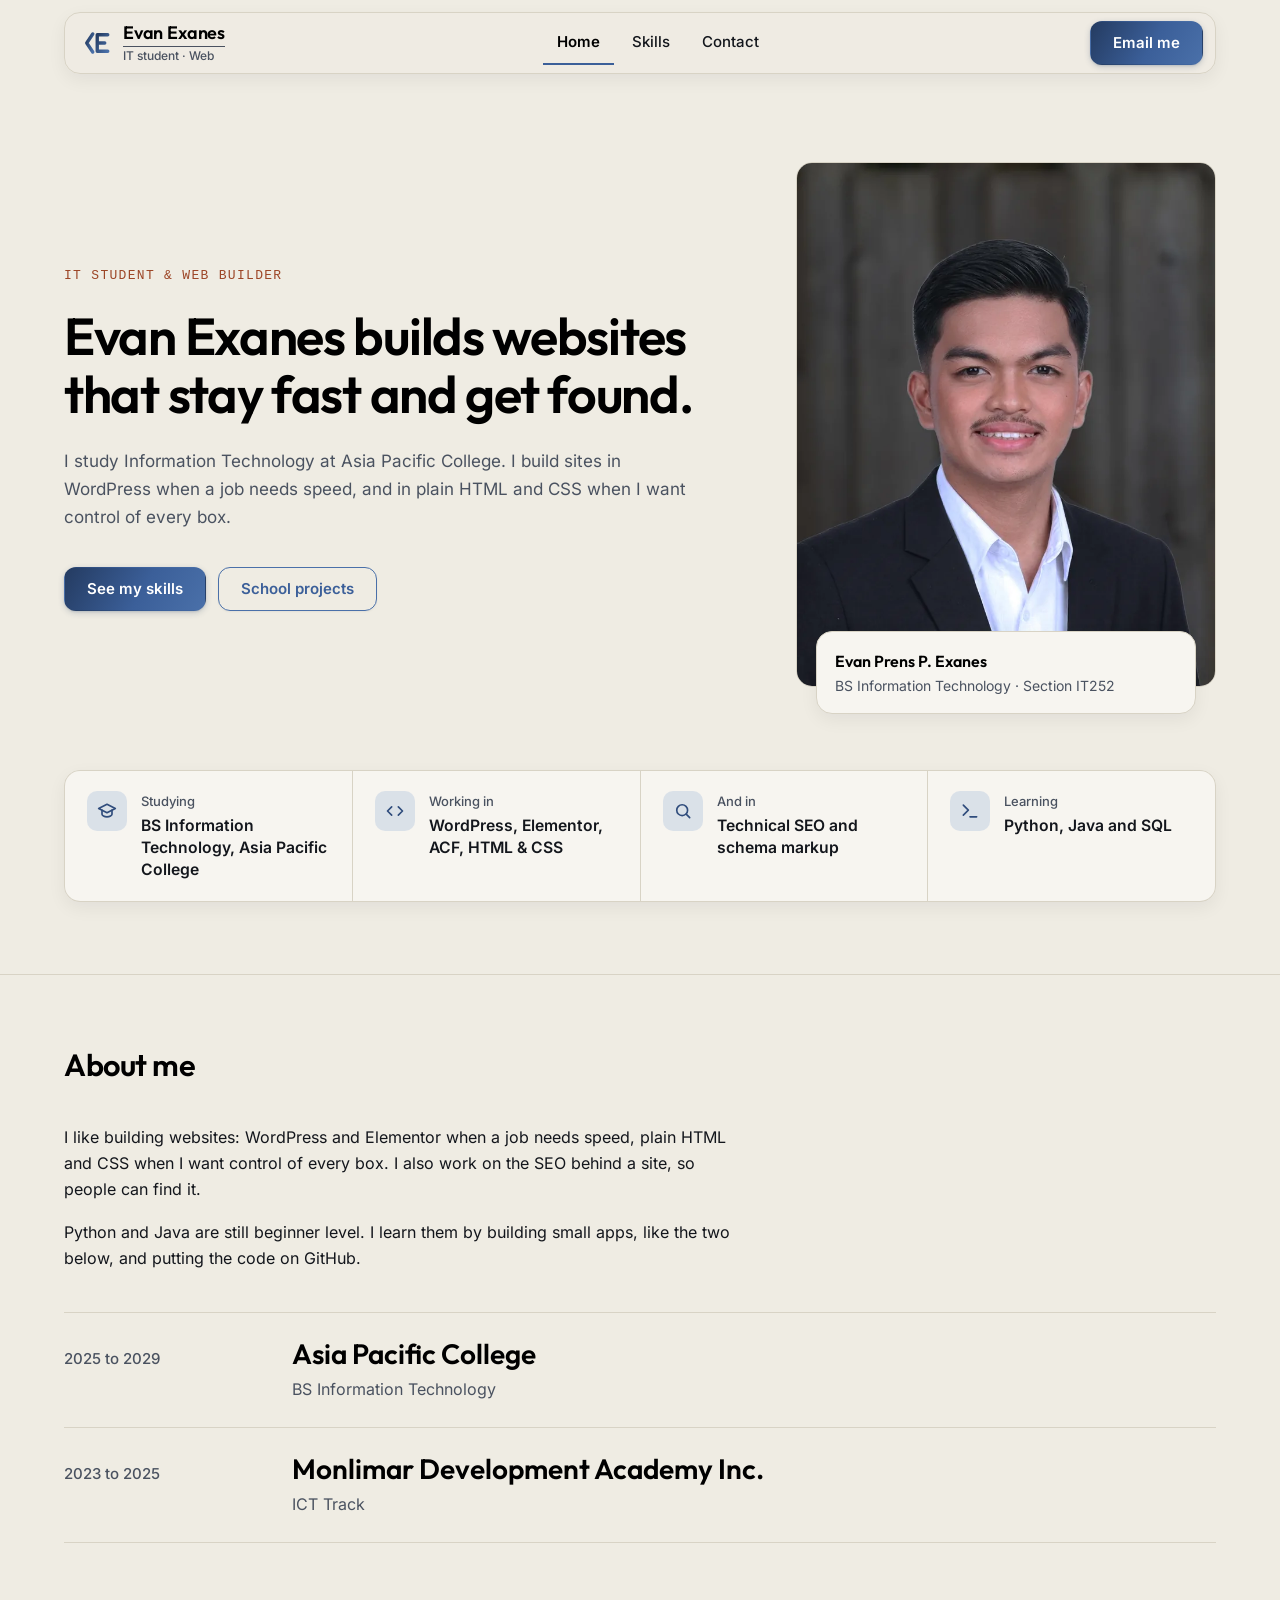
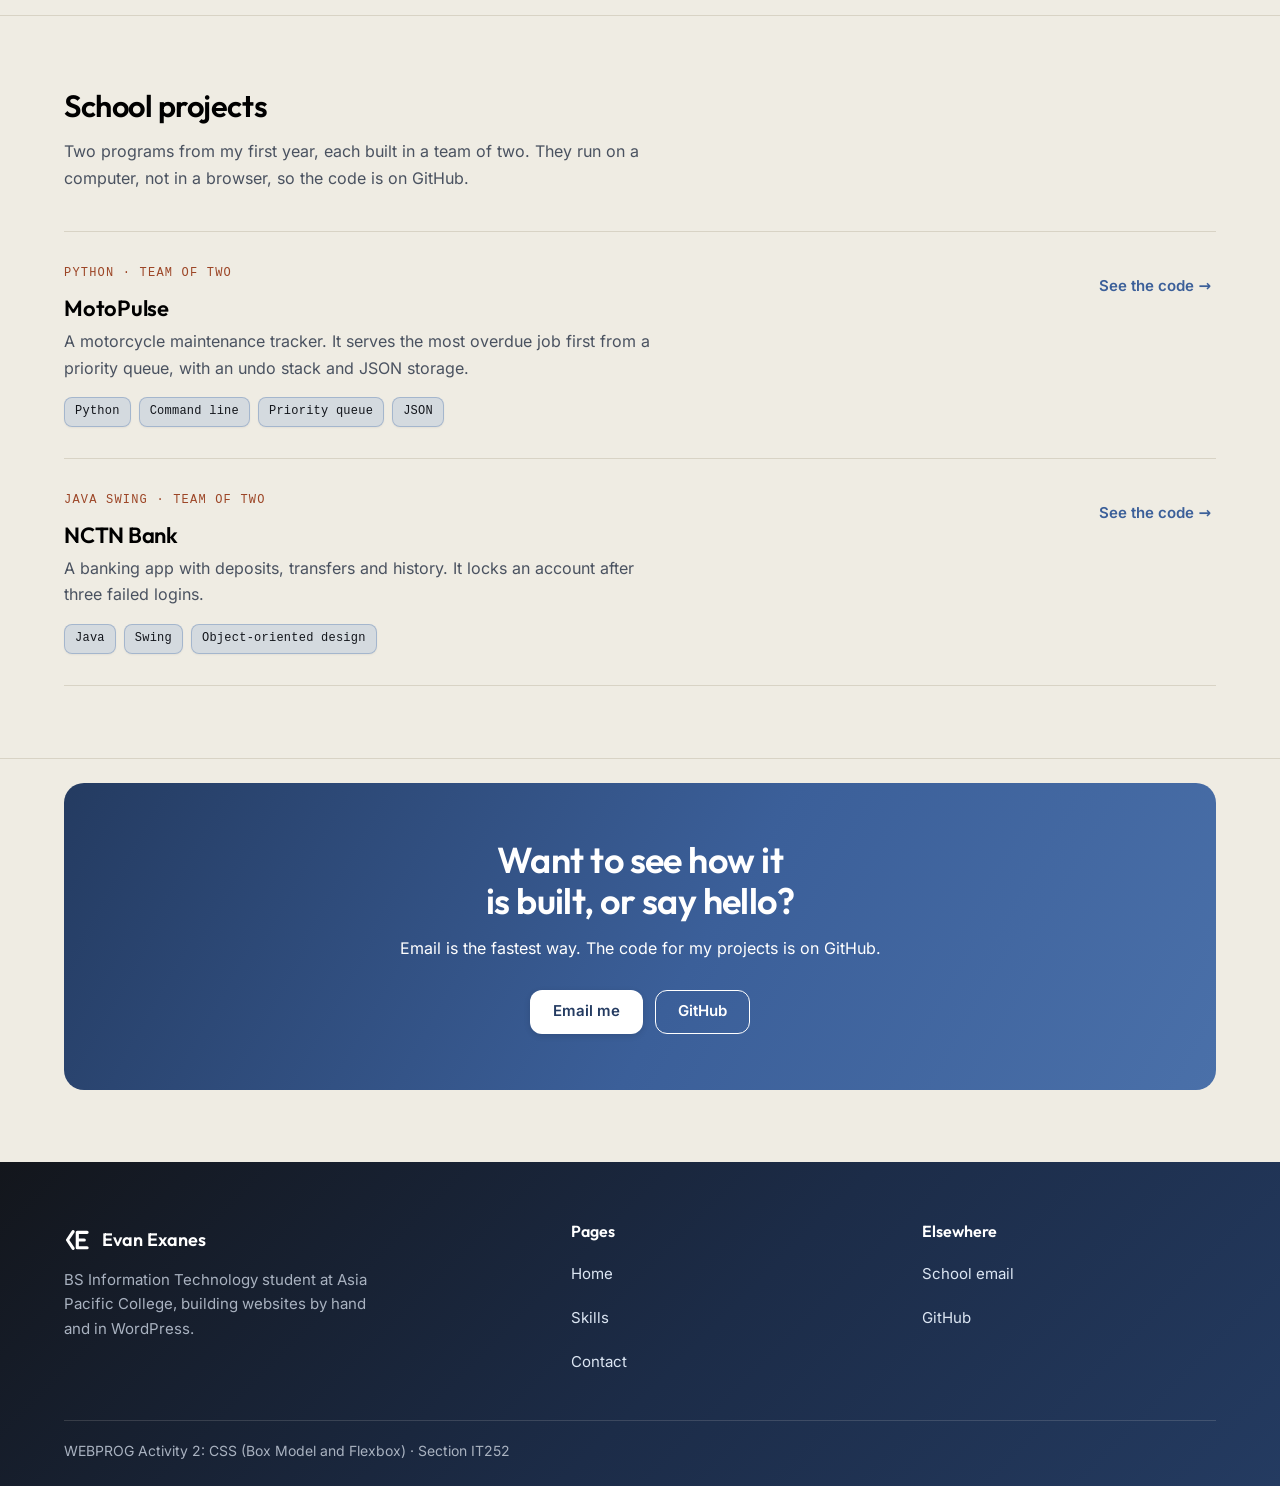
<file: index.html>
<!doctype html>
<!--
Program name: index.html
Description: Home page of the three-page profile site for WEBPROG Activity 2.
   Introduces Evan, lists school projects and links to the Skills and Contact pages.
   Uses the shared stylesheet plus one inline style attribute.
Author: Exanes, Evan Prens
Date Compiled: 11/06/2026
======================================================================
Date           Description                      Programmer name
======================================================================
11/06/2026     Initial Implementation           EPPE
11/09/2026     Added file header                EPPE
11/09/2026     Added section comments           EPPE
======================================================================
-->
<html lang="en">
<head>
  <meta charset="utf-8">
  <meta name="viewport" content="width=device-width, initial-scale=1">
  <title>Evan Exanes | Home</title>
  <link rel="icon" href="images/logo-mark.svg" type="image/svg+xml">
  <link rel="stylesheet" href="style.css">
</head>
<body>
  <div class="page">
    <!-- Site header: logo and the three main links. -->
    <header class="site-header">
      <div class="header-inner">
        <a class="wordmark" href="index.html">
          <img class="logo-mark" src="images/logo-mark.svg" alt="" width="30" height="30">
          <span class="wordmark-text"><span class="wordmark-name">Evan Exanes</span><span class="wordmark-sub">IT student · Web</span></span>
        </a>
        <!-- Main navigation. aria-current marks the page you are on. -->
        <nav class="site-nav" aria-label="Main">
          <a href="index.html" aria-current="page">Home</a>
          <a href="skills.html">Skills</a>
          <a href="contact.html">Contact</a>
        </nav>
        <a class="btn btn-primary" href="mailto:epexanes@student.apc.edu.ph">Email me</a>
      </div>
    </header>

    <!-- Main content of the page. -->
    <main>
      <!-- Hero: role, headline, short introduction and two buttons, beside the portrait card. -->
      <section class="hero" aria-labelledby="headline">
        <div class="container">
          <div class="hero-row">
            <div class="hero-copy">
              <p class="hero-role">IT student &amp; web builder</p>
              <h1 class="hero-intro" id="headline">Evan Exanes builds websites that stay fast and get found.</h1>
              <p class="hero-support">I study Information Technology at Asia Pacific College. I build sites in WordPress when a job needs speed, and in plain HTML and CSS when I want control of every box.</p>
              <div class="hero-actions">
                <a class="btn btn-primary" href="skills.html">See my skills</a>
                <a class="btn btn-secondary" href="#projects">School projects</a>
              </div>
            </div>
            <!-- Portrait with a name card laid over it. -->
            <figure class="hero-visual">
              <img class="portrait-img" src="images/evan-exanes-portrait-720.webp" width="720" height="900" alt="Evan Exanes in a dark blazer and white shirt, smiling at the camera">
              <figcaption class="portrait-card">
                <p class="portrait-name">Evan Prens P. Exanes</p>
                <p class="portrait-role">BS Information Technology · Section IT252</p>
              </figcaption>
            </figure>
          </div>

          <dl class="hero-meta">
            <div>
              <dt>Studying</dt>
              <dd>BS Information Technology, Asia Pacific College</dd>
            </div>
            <div>
              <dt>Working in</dt>
              <dd>WordPress, Elementor, ACF, HTML &amp; CSS</dd>
            </div>
            <div>
              <dt>And in</dt>
              <dd>Technical SEO and schema markup</dd>
            </div>
            <div>
              <dt>Learning</dt>
              <dd>Python, Java and SQL</dd>
            </div>
          </dl>
        </div>
      </section>

      <!-- About me: a short introduction and the education list. -->
      <section class="section" aria-labelledby="about">
        <div class="container">
          <div class="section-head">
            <h2 class="section-title" id="about">About me</h2>
          </div>
          <div class="prose">
            <p>I like building websites: WordPress and Elementor when a job needs speed, plain HTML and CSS when I want control of every box. I also work on the SEO behind a site, so people can find it.</p>
            <p>Python and Java are still beginner level. I learn them by building small apps, like the two below, and putting the code on GitHub.</p>
          </div>
          <!-- Education: one row per school, with the years on the left. -->
          <ul class="edu-list">
            <li class="edu-row">
              <span class="edu-when">2025 to 2029</span>
              <div class="edu-what">
                <p class="edu-school">Asia Pacific College</p>
                <p class="edu-degree">BS Information Technology</p>
              </div>
            </li>
            <li class="edu-row">
              <span class="edu-when">2023 to 2025</span>
              <div class="edu-what">
                <p class="edu-school">Monlimar Development Academy Inc.</p>
                <p class="edu-degree">ICT Track</p>
              </div>
            </li>
          </ul>
        </div>
      </section>

      <!-- School projects: one row per project, with the tools used as tags. The School projects button above jumps here. -->
      <section class="section" id="projects" aria-labelledby="projects-title">
        <div class="container">
          <div class="section-head">
            <h2 class="section-title" id="projects-title">School projects</h2>
            <p class="section-lede">Two programs from my first year, each built in a team of two. They run on a computer, not in a browser, so the code is on GitHub.</p>
          </div>
          <div class="work-list">
            <article class="work-item">
              <div class="work-body">
                <p class="work-tag">Python · team of two</p>
                <h3 class="work-title">MotoPulse</h3>
                <p class="work-summary">A motorcycle maintenance tracker. It serves the most overdue job first from a priority queue, with an undo stack and JSON storage.</p>
                <ul class="stack">
                  <li>Python</li><li>Command line</li><li>Priority queue</li><li>JSON</li>
                </ul>
              </div>
              <p class="work-action"><a class="btn btn-ghost" href="https://github.com/evanexanes">See the code →</a></p>
            </article>
            <article class="work-item">
              <div class="work-body">
                <p class="work-tag">Java Swing · team of two</p>
                <h3 class="work-title">NCTN Bank</h3>
                <p class="work-summary">A banking app with deposits, transfers and history. It locks an account after three failed logins.</p>
                <ul class="stack">
                  <li>Java</li><li>Swing</li><li>Object-oriented design</li>
                </ul>
              </div>
              <p class="work-action"><a class="btn btn-ghost" href="https://github.com/evanexanes">See the code →</a></p>
            </article>
          </div>
        </div>
      </section>

      <!-- Closing card with a prompt and two buttons. -->
      <section class="closing-cta" aria-labelledby="cta-title">
        <div class="container">
          <div class="cta-card">
            <!-- CSS type 3 of 3: inline. The style attribute below belongs to this heading only. -->
            <h2 class="cta-title" id="cta-title" style="max-width: 20ch;">Want to see how it is built, or say hello?</h2>
            <p class="cta-body">Email is the fastest way. The code for my projects is on GitHub.</p>
            <div class="cta-actions">
              <a class="btn btn-light" href="mailto:epexanes@student.apc.edu.ph">Email me</a>
              <a class="btn btn-outline-light" href="https://github.com/evanexanes">GitHub</a>
            </div>
          </div>
        </div>
      </section>
    </main>

    <!-- Site footer: short blurb, page links and contact links. -->
    <footer class="site-footer">
      <div class="container">
        <div class="footer-columns">
          <div class="footer-about">
            <p class="footer-brand"><img src="images/logo-mark-white.svg" alt="" width="28" height="28">Evan Exanes</p>
            <p class="footer-blurb">BS Information Technology student at Asia Pacific College, building websites by hand and in WordPress.</p>
          </div>
          <nav class="footer-col" aria-label="Footer">
            <p class="footer-heading">Pages</p>
            <div class="footer-links">
              <a href="index.html">Home</a>
              <a href="skills.html">Skills</a>
              <a href="contact.html">Contact</a>
            </div>
          </nav>
          <div class="footer-col">
            <p class="footer-heading">Elsewhere</p>
            <div class="footer-links">
              <a href="mailto:epexanes@student.apc.edu.ph">School email</a>
              <a href="https://github.com/evanexanes">GitHub</a>
            </div>
          </div>
        </div>
        <div class="footer-bottom">
          <p>WEBPROG Activity 2: CSS (Box Model and Flexbox) · Section IT252</p>
        </div>
      </div>
    </footer>
  </div>
</body>
</html>
</file>
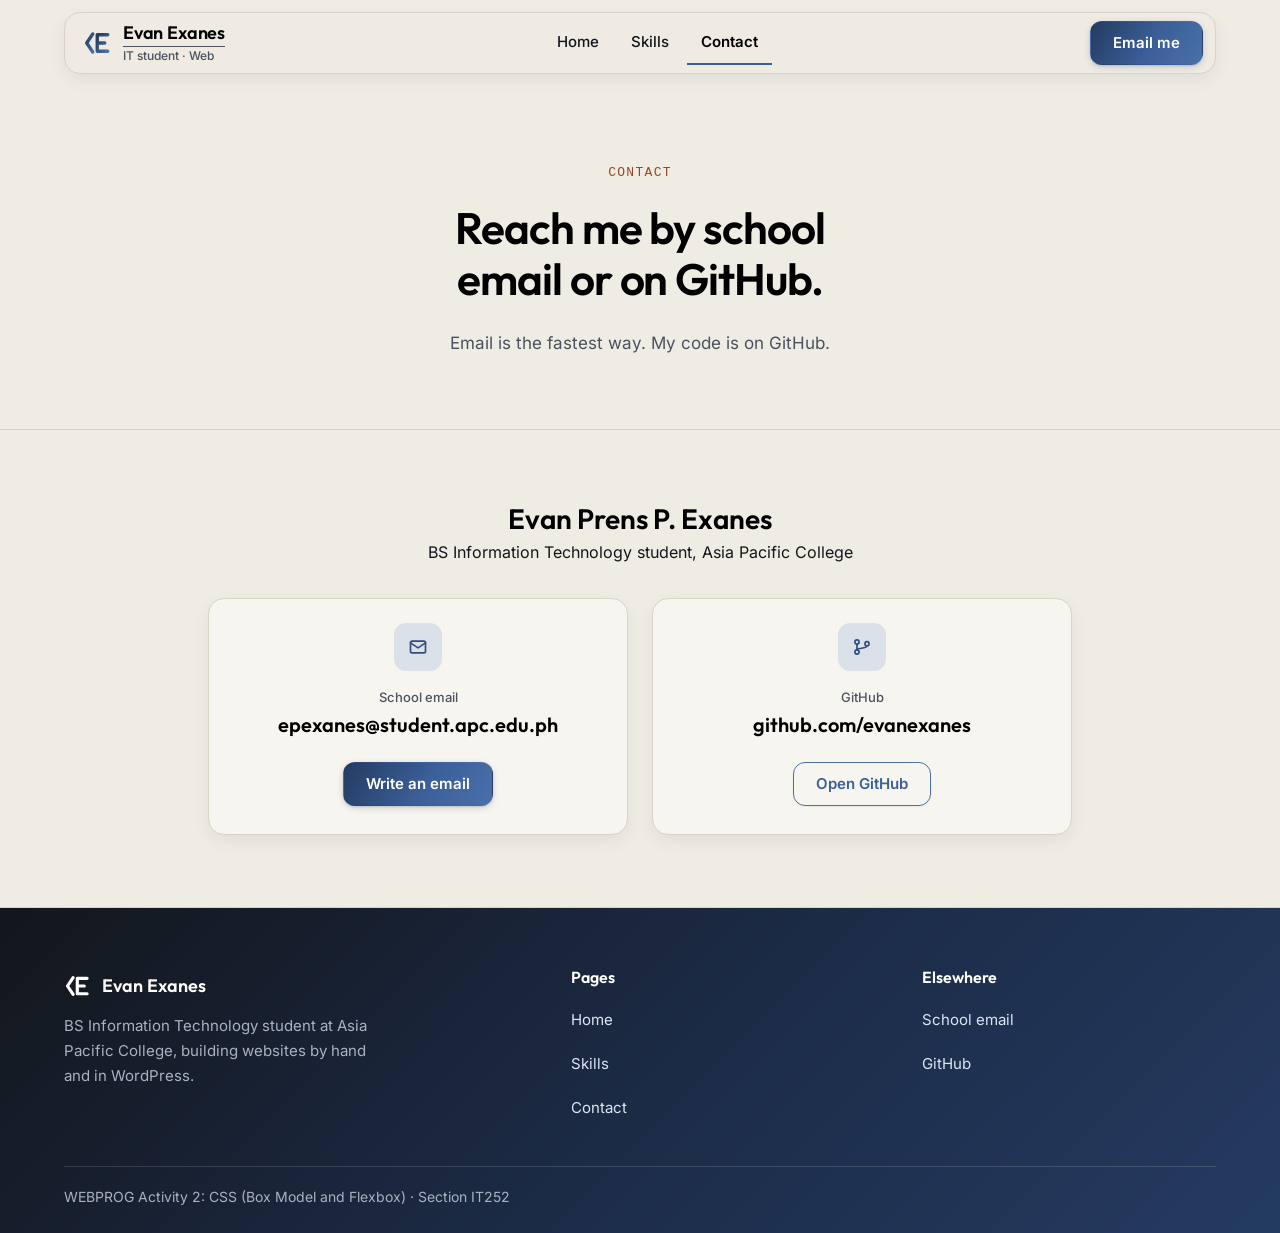
<file: contact.html>
<!doctype html>
<!--
Program name: contact.html
Description: Contact page of the profile site. Gives the school email and the GitHub
   link. Uses inline style attributes on top of the shared stylesheet.
Author: Exanes, Evan Prens
Date Compiled: 11/06/2026
======================================================================
Date           Description                      Programmer name
======================================================================
11/06/2026     Initial Implementation           EPPE
11/09/2026     Added file header                EPPE
11/09/2026     Added section comments           EPPE
======================================================================
-->
<html lang="en">
<head>
  <meta charset="utf-8">
  <meta name="viewport" content="width=device-width, initial-scale=1">
  <title>Evan Exanes | Contact</title>
  <link rel="icon" href="images/logo-mark.svg" type="image/svg+xml">
  <link rel="stylesheet" href="style.css">
</head>
<body>
  <div class="page">
    <!-- Site header: logo and the three main links. -->
    <header class="site-header">
      <div class="header-inner">
        <a class="wordmark" href="index.html">
          <img class="logo-mark" src="images/logo-mark.svg" alt="" width="30" height="30">
          <span class="wordmark-text"><span class="wordmark-name">Evan Exanes</span><span class="wordmark-sub">IT student · Web</span></span>
        </a>
        <!-- Main navigation. aria-current marks the page you are on. -->
        <nav class="site-nav" aria-label="Main">
          <a href="index.html">Home</a>
          <a href="skills.html">Skills</a>
          <a href="contact.html" aria-current="page">Contact</a>
        </nav>
        <a class="btn btn-primary" href="mailto:epexanes@student.apc.edu.ph">Email me</a>
      </div>
    </header>

    <!-- Main content of the page. -->
    <main>
      <!-- Page opening: headline for the contact page. -->
      <section class="hero hero-center" aria-labelledby="headline">
        <div class="container">
          <p class="hero-role">Contact</p>
          <h1 class="hero-intro hero-intro-sm" id="headline">Reach me by school email or on GitHub.</h1>
          <p class="hero-support">Email is the fastest way. My code is on GitHub.</p>
        </div>
      </section>

      <!-- Contact details: my name, then one tile per way to reach me, each with a button. -->
      <section class="section" aria-labelledby="contact-name">
        <div class="container">
          <!-- CSS type 3 of 3: inline. The three style attributes below belong to this block only. -->
          <h2 id="contact-name" style="margin: 0 0 4px; font-size: 1.75rem; line-height: 1.2; text-align: center;">Evan Prens P. Exanes</h2>
          <p style="margin: 0 0 32px; text-align: center;">BS Information Technology student, Asia Pacific College</p>
          <ul class="contact-tiles" style="margin: 0 auto; padding: 0; list-style: none;">
            <li class="contact-tile">
              <p class="tile-label">School email</p>
              <p class="tile-value">epexanes@student.apc.edu.ph</p>
              <a class="btn btn-primary" href="mailto:epexanes@student.apc.edu.ph">Write an email</a>
            </li>
            <li class="contact-tile">
              <p class="tile-label">GitHub</p>
              <p class="tile-value">github.com/evanexanes</p>
              <a class="btn btn-secondary" href="https://github.com/evanexanes">Open GitHub</a>
            </li>
          </ul>
        </div>
      </section>
    </main>

    <!-- Site footer: short blurb, page links and contact links. -->
    <footer class="site-footer">
      <div class="container">
        <div class="footer-columns">
          <div class="footer-about">
            <p class="footer-brand"><img src="images/logo-mark-white.svg" alt="" width="28" height="28">Evan Exanes</p>
            <p class="footer-blurb">BS Information Technology student at Asia Pacific College, building websites by hand and in WordPress.</p>
          </div>
          <nav class="footer-col" aria-label="Footer">
            <p class="footer-heading">Pages</p>
            <div class="footer-links">
              <a href="index.html">Home</a>
              <a href="skills.html">Skills</a>
              <a href="contact.html">Contact</a>
            </div>
          </nav>
          <div class="footer-col">
            <p class="footer-heading">Elsewhere</p>
            <div class="footer-links">
              <a href="mailto:epexanes@student.apc.edu.ph">School email</a>
              <a href="https://github.com/evanexanes">GitHub</a>
            </div>
          </div>
        </div>
        <div class="footer-bottom">
          <p>WEBPROG Activity 2: CSS (Box Model and Flexbox) · Section IT252</p>
        </div>
      </div>
    </footer>
  </div>
</body>
</html>
</file>
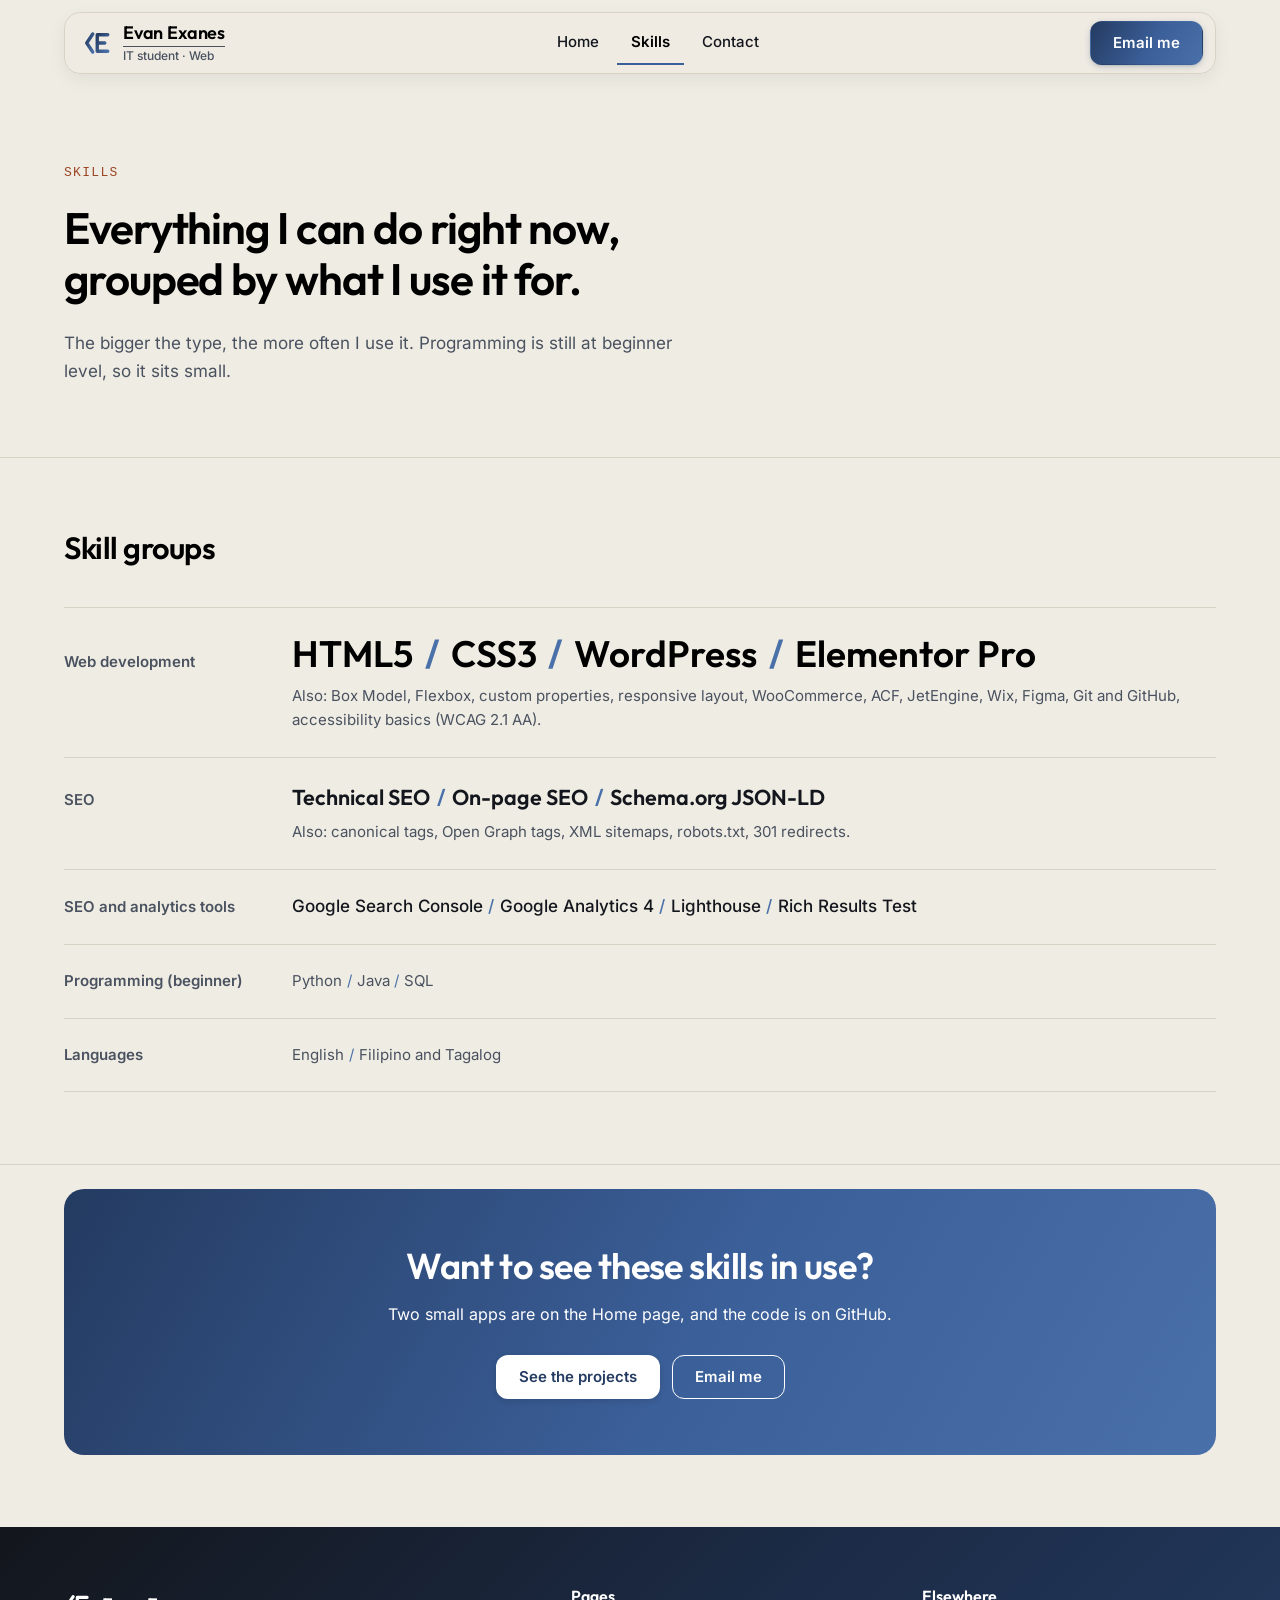
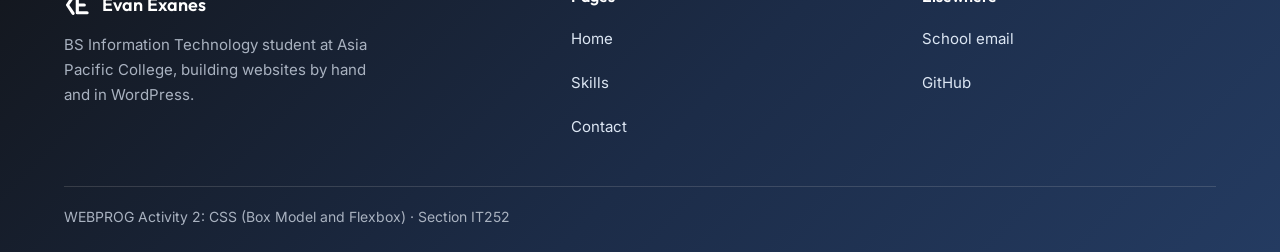
<file: skills.html>
<!doctype html>
<!--
Program name: skills.html
Description: Skills page of the profile site. Groups the skills by what each is used
   for. Holds the activity's internal CSS, a style block in the head, on top of the
   shared stylesheet.
Author: Exanes, Evan Prens
Date Compiled: 11/06/2026
======================================================================
Date           Description                      Programmer name
======================================================================
11/06/2026     Initial Implementation           EPPE
11/09/2026     Added file header                EPPE
11/09/2026     Added section comments           EPPE
======================================================================
-->
<html lang="en">
<head>
  <meta charset="utf-8">
  <meta name="viewport" content="width=device-width, initial-scale=1">
  <title>Evan Exanes | Skills</title>
  <link rel="icon" href="images/logo-mark.svg" type="image/svg+xml">
  <link rel="stylesheet" href="style.css">
  <style>
    /* CSS type 2 of 3: internal. Only this page has the skills ledger, so its type scale lives here. */
    .tools-daily {
      color: var(--black);
      font-family: var(--font-display);
      font-size: clamp(1.5rem, 1rem + 2.2vw, 2.3rem);
      font-weight: 600;
      line-height: 1.2;
    }

    .tools-search {
      color: var(--ink);
      font-family: var(--font-display);
      font-size: 1.35rem;
      font-weight: 600;
      line-height: 1.4;
    }

    .tools-comfort {
      color: var(--ink);
      font-size: 1.0625rem;
      font-weight: 500;
      line-height: 1.5;
    }

    .tools-learning {
      color: var(--slate);
      font-size: 0.9375rem;
      line-height: 1.5;
    }

    .ledger-note {
      margin: 8px 0 0;
      color: var(--slate);
      font-size: 0.9375rem;
    }
  </style>
</head>
<body>
  <div class="page">
    <!-- Site header: logo and the three main links. -->
    <header class="site-header">
      <div class="header-inner">
        <a class="wordmark" href="index.html">
          <img class="logo-mark" src="images/logo-mark.svg" alt="" width="30" height="30">
          <span class="wordmark-text"><span class="wordmark-name">Evan Exanes</span><span class="wordmark-sub">IT student · Web</span></span>
        </a>
        <!-- Main navigation. aria-current marks the page you are on. -->
        <nav class="site-nav" aria-label="Main">
          <a href="index.html">Home</a>
          <a href="skills.html" aria-current="page">Skills</a>
          <a href="contact.html">Contact</a>
        </nav>
        <a class="btn btn-primary" href="mailto:epexanes@student.apc.edu.ph">Email me</a>
      </div>
    </header>

    <!-- Main content of the page. -->
    <main>
      <!-- Page opening: headline for the skills page. -->
      <section class="hero" aria-labelledby="headline">
        <div class="container">
          <p class="hero-role">Skills</p>
          <h1 class="hero-intro hero-intro-sm" id="headline">Everything I can do right now, grouped by what I use it for.</h1>
          <p class="hero-support">The bigger the type, the more often I use it. Programming is still at beginner level, so it sits small.</p>
        </div>
      </section>

      <!-- Skill groups: a ledger with one row per group and the tools listed beside it. -->
      <section class="section" aria-labelledby="groups">
        <div class="container">
          <div class="section-head">
            <h2 class="section-title" id="groups">Skill groups</h2>
          </div>
          <div class="ledger">
            <div class="ledger-row">
              <h3>Web development</h3>
              <div class="ledger-body">
                <ul class="tools tools-daily">
                  <li>HTML5</li>
                  <li>CSS3</li>
                  <li>WordPress</li>
                  <li>Elementor Pro</li>
                </ul>
                <p class="ledger-note">Also: Box Model, Flexbox, custom properties, responsive layout, WooCommerce, ACF, JetEngine, Wix, Figma, Git and GitHub, accessibility basics (WCAG 2.1 AA).</p>
              </div>
            </div>
            <div class="ledger-row">
              <h3>SEO</h3>
              <div class="ledger-body">
                <ul class="tools tools-search">
                  <li>Technical SEO</li>
                  <li>On-page SEO</li>
                  <li>Schema.org JSON-LD</li>
                </ul>
                <p class="ledger-note">Also: canonical tags, Open Graph tags, XML sitemaps, robots.txt, 301 redirects.</p>
              </div>
            </div>
            <div class="ledger-row">
              <h3>SEO and analytics tools</h3>
              <div class="ledger-body">
                <ul class="tools tools-comfort">
                  <li>Google Search Console</li>
                  <li>Google Analytics 4</li>
                  <li>Lighthouse</li>
                  <li>Rich Results Test</li>
                </ul>
              </div>
            </div>
            <div class="ledger-row">
              <h3>Programming (beginner)</h3>
              <div class="ledger-body">
                <ul class="tools tools-learning">
                  <li>Python</li>
                  <li>Java</li>
                  <li>SQL</li>
                </ul>
              </div>
            </div>
            <div class="ledger-row">
              <h3>Languages</h3>
              <div class="ledger-body">
                <ul class="tools tools-learning">
                  <li>English</li>
                  <li>Filipino and Tagalog</li>
                </ul>
              </div>
            </div>
          </div>
        </div>
      </section>

      <!-- Closing card with a prompt and two buttons. -->
      <section class="closing-cta" aria-labelledby="cta-title">
        <div class="container">
          <div class="cta-card">
            <h2 class="cta-title" id="cta-title">Want to see these skills in use?</h2>
            <p class="cta-body">Two small apps are on the Home page, and the code is on GitHub.</p>
            <div class="cta-actions">
              <a class="btn btn-light" href="index.html#projects">See the projects</a>
              <a class="btn btn-outline-light" href="mailto:epexanes@student.apc.edu.ph">Email me</a>
            </div>
          </div>
        </div>
      </section>
    </main>

    <!-- Site footer: short blurb, page links and contact links. -->
    <footer class="site-footer">
      <div class="container">
        <div class="footer-columns">
          <div class="footer-about">
            <p class="footer-brand"><img src="images/logo-mark-white.svg" alt="" width="28" height="28">Evan Exanes</p>
            <p class="footer-blurb">BS Information Technology student at Asia Pacific College, building websites by hand and in WordPress.</p>
          </div>
          <nav class="footer-col" aria-label="Footer">
            <p class="footer-heading">Pages</p>
            <div class="footer-links">
              <a href="index.html">Home</a>
              <a href="skills.html">Skills</a>
              <a href="contact.html">Contact</a>
            </div>
          </nav>
          <div class="footer-col">
            <p class="footer-heading">Elsewhere</p>
            <div class="footer-links">
              <a href="mailto:epexanes@student.apc.edu.ph">School email</a>
              <a href="https://github.com/evanexanes">GitHub</a>
            </div>
          </div>
        </div>
        <div class="footer-bottom">
          <p>WEBPROG Activity 2: CSS (Box Model and Flexbox) · Section IT252</p>
        </div>
      </div>
    </footer>
  </div>
</body>
</html>
</file>
<file: style.css>
/*
Program name: style.css
Description: External stylesheet shared by all three pages. Lays everything out with
   the Box Model and Flexbox (flex-wrap, clamp(), min-width: 0), with no Grid and no
   media queries.
Author: Exanes, Evan Prens
Date Compiled: 11/06/2026
======================================================================
Date           Description                      Programmer name
======================================================================
11/06/2026     Initial Implementation           EPPE
11/09/2026     Added file header                EPPE
======================================================================
*/

/* CSS type 1 of 3: external. Linked from index.html, skills.html and contact.html. */

/* Fonts load from the fonts folder, so nothing is fetched from the internet. */
@font-face {
  font-family: "Inter";
  font-style: normal;
  font-weight: 400 600;
  font-display: swap;
  src: url("fonts/inter-latin.woff2") format("woff2");
}

@font-face {
  font-family: "Outfit";
  font-style: normal;
  font-weight: 400 700;
  font-display: swap;
  src: url("fonts/outfit-latin.woff2") format("woff2");
}

/* The design system of my live portfolio, kept as it is: a bone canvas, black Outfit headings, hairline rules, soft shadows, round corners, and the denim gradient only for the buttons, the closing card and the footer. */
:root {
  --bone: #efece3;
  --card: #f7f5f0;
  --rule: #d8d3c5;
  --rule-strong: #b9b2a0;
  --black: #000000;
  --ink: #13161c;
  --slate: #4a5260;
  --denim-brand: #4a70a9;
  --denim: #3b5f99;
  --denim-dark: #2f4c7c;
  --clay: #9c4526;
  --soft-blue: #8fabd4;
  --grad-brand: linear-gradient(120deg, #243b61 0%, #3b5f99 55%, #4a70a9 100%);
  --grad-footer: linear-gradient(135deg, #13161c 0%, #1c2c48 55%, #243b61 100%);
  --shadow-float: 0 6px 18px rgba(19, 22, 28, 0.06);
  --shadow-lift: 0 10px 24px rgba(19, 22, 28, 0.12);
  --font-display: "Outfit", ui-sans-serif, system-ui, -apple-system, "Segoe UI", sans-serif;
  --font-body: "Inter", ui-sans-serif, system-ui, -apple-system, "Segoe UI", sans-serif;
  --font-mono: ui-monospace, "SF Mono", "Cascadia Mono", "Roboto Mono", Menlo, monospace;
  --radius: 12px;
  --radius-sm: 8px;
  --radius-lg: 16px;
  --tap: 44px;
}

/* Padding and border count inside the width I set. */
*,
*::before,
*::after {
  box-sizing: border-box;
}

body {
  margin: 0;
  background: var(--bone);
  color: var(--ink);
  font-family: var(--font-body);
  font-size: 1rem;
  line-height: 1.65;
  -webkit-font-smoothing: antialiased;
}

/* A flex column keeps the footer at the bottom of short pages. */
.page {
  display: flex;
  flex-direction: column;
  min-height: 100vh;
}

main {
  flex: 1;
}

.container {
  width: 100%;
  max-width: 1200px;
  margin: 0 auto;
  padding: 0 24px;
}

h1,
h2,
h3 {
  margin: 0;
  color: var(--black);
  font-family: var(--font-display);
  font-weight: 600;
}

p {
  margin: 0 0 16px;
}

a {
  color: var(--denim);
}

a:hover {
  color: var(--denim-dark);
}

/* A link inside running text is underlined, so colour is not the only clue. */
main p a:not(.btn) {
  text-decoration: underline;
  text-underline-offset: 3px;
}

:focus-visible {
  outline: 3px solid var(--denim-brand);
  outline-offset: 2px;
  border-radius: var(--radius-sm);
}

/* Header: a floating bar with a hairline border, the logo on the left, three links, and one action on the right. It wraps on a phone. */
.site-header {
  padding-top: 12px;
}

.header-inner {
  display: flex;
  flex-wrap: wrap;
  align-items: center;
  justify-content: space-between;
  gap: 4px 24px;
  width: calc(100% - 48px);
  max-width: 1152px;
  margin: 0 auto;
  padding: 8px 12px 8px 18px;
  background: rgba(239, 236, 227, 0.92);
  border: 1px solid var(--rule);
  border-radius: var(--radius-lg);
  box-shadow: var(--shadow-float);
}

.wordmark {
  display: inline-flex;
  align-items: center;
  gap: 10px;
  min-height: var(--tap);
  color: var(--black);
  text-decoration: none;
}

.wordmark:hover {
  color: var(--black);
}

.logo-mark {
  flex: none;
  width: 30px;
  height: 30px;
}

.wordmark-text {
  display: flex;
  flex-direction: column;
  line-height: 1;
}

.wordmark-name {
  font-family: var(--font-display);
  font-size: 1.125rem;
  font-weight: 600;
  letter-spacing: -0.01em;
  white-space: nowrap;
}

/* The small line under the name has a hairline above it, like on the portfolio. */
.wordmark-sub {
  margin-top: 4px;
  padding-top: 3px;
  border-top: 1px solid currentColor;
  color: var(--slate);
  font-size: 0.75rem;
  font-weight: 500;
  white-space: nowrap;
}

.site-nav {
  display: flex;
  flex-wrap: wrap;
  align-items: center;
  gap: 4px;
}

.site-nav a {
  display: inline-flex;
  align-items: center;
  min-height: var(--tap);
  padding: 0 14px;
  border-bottom: 2px solid transparent;
  border-radius: 0;
  color: var(--ink);
  font-size: 0.9375rem;
  font-weight: 500;
  text-decoration: none;
}

.site-nav a:hover {
  border-bottom-color: var(--rule-strong);
  color: var(--black);
}

.site-nav a[aria-current="page"] {
  border-bottom-color: var(--denim);
  color: var(--black);
  font-weight: 600;
}

/* Buttons: 12px corners, no heavy border. The primary one carries the denim gradient. */
.btn {
  display: inline-flex;
  align-items: center;
  justify-content: center;
  gap: 8px;
  min-height: var(--tap);
  padding: 0 22px;
  border: 1px solid transparent;
  border-radius: var(--radius);
  font-family: var(--font-body);
  font-size: 0.9375rem;
  font-weight: 600;
  text-decoration: none;
  white-space: nowrap;
}

.btn:active {
  transform: translateY(1px);
}

.btn-primary {
  background-color: var(--denim-brand);
  background-image: var(--grad-brand);
  box-shadow: 0 2px 6px rgba(36, 59, 97, 0.2), 0 1px 2px rgba(36, 59, 97, 0.12);
  color: #ffffff;
}

.btn-primary:hover {
  color: #ffffff;
  box-shadow: 0 8px 18px rgba(36, 59, 97, 0.28);
}

.btn-secondary {
  background: transparent;
  border: 1.5px solid var(--denim-brand);
  box-shadow: 0 1px 2px rgba(19, 22, 28, 0.05);
  color: var(--denim);
}

.btn-secondary:hover {
  background: rgba(143, 171, 212, 0.18);
  border-color: var(--denim-dark);
  color: var(--denim-dark);
}

.btn-ghost {
  padding: 0 4px;
  background: transparent;
  color: var(--denim);
}

.btn-ghost:hover {
  color: var(--denim-dark);
  text-decoration: underline;
  text-underline-offset: 3px;
}

/* On the denim card the buttons are white and white-outlined. */
.btn-light {
  background: #ffffff;
  box-shadow: 0 2px 6px rgba(0, 0, 0, 0.12);
  color: #243b61;
}

.btn-light:hover {
  color: #243b61;
  box-shadow: 0 8px 18px rgba(0, 0, 0, 0.25);
}

.btn-outline-light {
  background: transparent;
  border: 1.5px solid #ffffff;
  color: #ffffff;
}

.btn-outline-light:hover {
  background: rgba(255, 255, 255, 0.08);
  color: #ffffff;
}

/* Hero: a small clay label, a medium headline, a slate paragraph, and the portrait in a card on the right. */
.hero {
  padding: clamp(48px, 8vw, 88px) 0 clamp(40px, 6vw, 72px);
  border-bottom: 1px solid var(--rule);
}

.hero-row {
  display: flex;
  flex-wrap: wrap;
  align-items: center;
  gap: 40px 56px;
}

.hero-copy {
  flex: 1.2 1 420px;
  min-width: 0;
}

.hero-visual {
  flex: 1 1 300px;
  min-width: 0;
  max-width: 420px;
  margin: 0 auto 0 0;
}

.hero-role {
  margin: 0 0 20px;
  color: var(--clay);
  font-family: var(--font-mono);
  font-size: 0.8125rem;
  letter-spacing: 0.1em;
  text-transform: uppercase;
}

.hero-intro {
  max-width: 20ch;
  font-size: clamp(2rem, 4.4vw, 3.25rem);
  letter-spacing: -0.025em;
  line-height: 1.12;
  text-wrap: balance;
}

/* The Contact page centres its opening. */
.hero-center {
  text-align: center;
}

.hero-center .hero-intro,
.hero-center .hero-support {
  margin-right: auto;
  margin-left: auto;
}

/* The inner pages open with a smaller headline. */
.hero-intro-sm {
  max-width: 22ch;
  font-size: clamp(1.875rem, 3.6vw, 2.75rem);
  line-height: 1.15;
}

.hero-support {
  max-width: 58ch;
  margin: 24px 0 0;
  color: var(--slate);
  font-size: 1.0625rem;
}

.hero-actions {
  display: flex;
  flex-wrap: wrap;
  gap: 12px;
  margin-top: 36px;
}

/* The portrait has a hairline border and round corners; the name card overlaps its bottom edge with a negative margin. */
.portrait-img {
  display: block;
  width: 100%;
  height: auto;
  aspect-ratio: 4 / 5;
  object-fit: cover;
  object-position: 50% 20%;
  background: var(--card);
  border: 1px solid var(--rule);
  border-radius: var(--radius-lg);
}

.portrait-card {
  position: relative;
  margin: -56px 20px 0;
  padding: 16px 18px;
  background: var(--card);
  border: 1px solid var(--rule);
  border-radius: var(--radius-lg);
  box-shadow: var(--shadow-float);
}

.portrait-name {
  margin: 0;
  color: var(--black);
  font-family: var(--font-display);
  font-weight: 600;
}

.portrait-role {
  margin: 0;
  color: var(--slate);
  font-size: 0.875rem;
}

/* Fact card: one raised card cut into cells. The 1px gap shows the card's rule colour, so the dividers stay right when the cells wrap. */
.hero-meta {
  display: flex;
  flex-wrap: wrap;
  gap: 1px;
  margin: 56px 0 0;
  overflow: hidden;
  background: var(--rule);
  border: 1px solid var(--rule);
  border-radius: var(--radius-lg);
  box-shadow: var(--shadow-float);
}

.hero-meta > div {
  position: relative;
  flex: 1 1 240px;
  min-width: 0;
  padding: 20px 22px 20px 76px;
  background: var(--card);
}

.hero-meta > div::before {
  content: "";
  position: absolute;
  top: 20px;
  left: 22px;
  width: 40px;
  height: 40px;
  background: rgba(143, 171, 212, 0.28);
  border-radius: 10px;
}

.hero-meta > div::after {
  content: "";
  position: absolute;
  top: 30px;
  left: 32px;
  width: 20px;
  height: 20px;
  background: var(--denim-dark);
  -webkit-mask: var(--icon) center / contain no-repeat;
  mask: var(--icon) center / contain no-repeat;
}

/* The four icons are masks, drawn in order: graduation cap, code, search, terminal. */
.hero-meta > div:nth-child(1) {
  --icon: url("data:image/svg+xml,%3Csvg xmlns='http://www.w3.org/2000/svg' viewBox='0 0 24 24' fill='none' stroke='black' stroke-width='2' stroke-linecap='round' stroke-linejoin='round'%3E%3Cpath d='M2 9l10-5 10 5-10 5z'/%3E%3Cpath d='M6 11v5c0 1.5 2.7 3 6 3s6-1.5 6-3v-5'/%3E%3C/svg%3E");
}

.hero-meta > div:nth-child(2) {
  --icon: url("data:image/svg+xml,%3Csvg xmlns='http://www.w3.org/2000/svg' viewBox='0 0 24 24' fill='none' stroke='black' stroke-width='2' stroke-linecap='round' stroke-linejoin='round'%3E%3Cpath d='M8 7l-5 5 5 5M16 7l5 5-5 5'/%3E%3C/svg%3E");
}

.hero-meta > div:nth-child(3) {
  --icon: url("data:image/svg+xml,%3Csvg xmlns='http://www.w3.org/2000/svg' viewBox='0 0 24 24' fill='none' stroke='black' stroke-width='2' stroke-linecap='round' stroke-linejoin='round'%3E%3Ccircle cx='11' cy='11' r='6.5'/%3E%3Cpath d='M20 20l-4.2-4.2'/%3E%3C/svg%3E");
}

.hero-meta > div:nth-child(4) {
  --icon: url("data:image/svg+xml,%3Csvg xmlns='http://www.w3.org/2000/svg' viewBox='0 0 24 24' fill='none' stroke='black' stroke-width='2' stroke-linecap='round' stroke-linejoin='round'%3E%3Cpath d='M4 17l6-6-6-6M12 19h8'/%3E%3C/svg%3E");
}

.hero-meta dt {
  color: var(--slate);
  font-size: 0.8125rem;
  font-weight: 500;
}

.hero-meta dd {
  margin: 2px 0 0;
  color: var(--ink);
  font-size: 0.98rem;
  font-weight: 600;
  line-height: 1.4;
}

.section {
  padding: clamp(48px, 7vw, 72px) 0;
  border-bottom: 1px solid var(--rule);
}

.section-head {
  margin: 0 0 40px;
}

.section-title {
  font-size: clamp(1.5rem, 2.4vw, 2rem);
  letter-spacing: -0.015em;
  line-height: 1.2;
}

.section-lede {
  max-width: 62ch;
  margin: 14px 0 0;
  color: var(--slate);
}

.prose {
  max-width: 68ch;
}

/* Work rows: text on the left, a quiet link on the right, a hairline between rows. A row turns into a raised card on hover and focus. */
.work-list {
  border-top: 1px solid var(--rule);
}

.work-item {
  position: relative;
  display: flex;
  flex-wrap: wrap;
  align-items: flex-start;
  justify-content: space-between;
  gap: 8px 32px;
  margin: 0 -16px;
  padding: 32px 16px;
  border-radius: var(--radius-lg);
}

.work-item::after {
  content: "";
  position: absolute;
  right: 16px;
  bottom: 0;
  left: 16px;
  height: 1px;
  background: var(--rule);
}

.work-item:hover,
.work-item:focus-within {
  background: var(--card);
  box-shadow: var(--shadow-lift);
}

.work-item:hover::after,
.work-item:focus-within::after {
  opacity: 0;
}

.work-body {
  flex: 1 1 380px;
  min-width: 0;
}

.work-tag {
  margin: 0 0 6px;
  color: var(--clay);
  font-family: var(--font-mono);
  font-size: 0.75rem;
  letter-spacing: 0.1em;
  text-transform: uppercase;
}

.work-title {
  margin-bottom: 2px;
  font-size: 1.375rem;
  letter-spacing: -0.01em;
}

.work-summary {
  max-width: 60ch;
  margin: 0;
  color: var(--slate);
}

.work-action {
  display: flex;
  align-items: center;
  min-height: var(--tap);
  margin: 0;
}

/* Stack tags: mono chips with a soft blue fill and ink text. */
.stack {
  display: flex;
  flex-wrap: wrap;
  gap: 8px;
  margin: 16px 0 0;
  padding: 0;
  list-style: none;
}

.stack li {
  padding: 4px 10px;
  background: rgba(143, 171, 212, 0.28);
  border: 1px solid rgba(74, 112, 169, 0.34);
  border-radius: var(--radius-sm);
  box-shadow: 0 1px 2px rgba(19, 22, 28, 0.05);
  color: var(--ink);
  font-family: var(--font-mono);
  font-size: 0.75rem;
  letter-spacing: 0.02em;
}

/* Education rows: the school name is the biggest text in its row. */
.edu-list {
  margin: 40px 0 0;
  padding: 0;
  border-top: 1px solid var(--rule);
  list-style: none;
}

.edu-row {
  display: flex;
  flex-wrap: wrap;
  align-items: baseline;
  gap: 4px 28px;
  padding: 24px 0;
  border-bottom: 1px solid var(--rule);
}

.edu-when {
  flex: 0 0 200px;
  color: var(--slate);
  font-size: 0.9375rem;
  font-weight: 500;
}

.edu-what {
  flex: 1 1 320px;
  min-width: 0;
}

.edu-school {
  margin: 0;
  color: var(--black);
  font-family: var(--font-display);
  font-size: clamp(1.25rem, 1rem + 1.2vw, 1.75rem);
  font-weight: 600;
  line-height: 1.2;
}

.edu-degree {
  margin: 6px 0 0;
  color: var(--slate);
}

/* Skills ledger: a label on the left, the tools on the right. How big the type is shows how often I use the tool. */
.ledger {
  border-top: 1px solid var(--rule);
}

.ledger-row {
  display: flex;
  flex-wrap: wrap;
  align-items: baseline;
  gap: 8px 28px;
  padding: 24px 0;
  border-bottom: 1px solid var(--rule);
}

.ledger-row h3 {
  flex: 0 0 200px;
  color: var(--slate);
  font-family: var(--font-body);
  font-size: 0.9375rem;
}

.ledger-body {
  flex: 1 1 320px;
  min-width: 0;
}

.tools {
  display: flex;
  flex-wrap: wrap;
  margin: 0;
  padding: 0;
  list-style: none;
}

.tools li:not(:last-child)::after {
  content: "/";
  padding-inline: 0.32em;
  color: var(--denim-brand);
}

/* Contact tiles: two centred cards in a wrapping flex row. Each has an icon tile, a label, the address in display type and one button. */
.contact-tiles {
  display: flex;
  flex-wrap: wrap;
  justify-content: center;
  gap: 24px;
  max-width: 880px;
}

.contact-tile {
  position: relative;
  display: flex;
  flex: 1 1 320px;
  flex-direction: column;
  align-items: center;
  max-width: 420px;
  min-width: 0;
  padding: 88px 24px 28px;
  background: var(--card);
  border: 1px solid var(--rule);
  border-radius: var(--radius-lg);
  box-shadow: var(--shadow-float);
  text-align: center;
}

.contact-tile::before {
  content: "";
  position: absolute;
  top: 24px;
  left: 50%;
  width: 48px;
  height: 48px;
  margin-left: -24px;
  background: rgba(143, 171, 212, 0.28);
  border-radius: 12px;
}

.contact-tile::after {
  content: "";
  position: absolute;
  top: 38px;
  left: 50%;
  width: 20px;
  height: 20px;
  margin-left: -10px;
  background: var(--denim-dark);
  -webkit-mask: var(--icon) center / contain no-repeat;
  mask: var(--icon) center / contain no-repeat;
}

.contact-tile:nth-child(1) {
  --icon: url("data:image/svg+xml,%3Csvg xmlns='http://www.w3.org/2000/svg' viewBox='0 0 24 24' fill='none' stroke='black' stroke-width='2' stroke-linecap='round' stroke-linejoin='round'%3E%3Crect x='3' y='5' width='18' height='14' rx='2'/%3E%3Cpath d='M3 7l9 6 9-6'/%3E%3C/svg%3E");
}

.contact-tile:nth-child(2) {
  --icon: url("data:image/svg+xml,%3Csvg xmlns='http://www.w3.org/2000/svg' viewBox='0 0 24 24' fill='none' stroke='black' stroke-width='2' stroke-linecap='round' stroke-linejoin='round'%3E%3Ccircle cx='6' cy='6' r='2.5'/%3E%3Ccircle cx='6' cy='18' r='2.5'/%3E%3Ccircle cx='18' cy='8' r='2.5'/%3E%3Cpath d='M6 8.5v7M18 10.5c0 4-12 2-12 5'/%3E%3C/svg%3E");
}

.tile-label {
  margin: 0;
  color: var(--slate);
  font-size: 0.8125rem;
  font-weight: 500;
}

.tile-value {
  margin: 4px 0 24px;
  color: var(--black);
  font-family: var(--font-display);
  font-size: 1.25rem;
  font-weight: 600;
  line-height: 1.3;
  overflow-wrap: anywhere;
}

/* Closing card: the one loud moment, a centred card on the denim gradient with white text. */
.closing-cta {
  padding: 24px 0 72px;
}

.cta-card {
  padding: clamp(36px, 6vw, 56px) clamp(20px, 5vw, 48px);
  background-color: var(--denim-brand);
  background-image: var(--grad-brand);
  border-radius: 20px;
  color: #ffffff;
  text-align: center;
}

.cta-title {
  max-width: 22ch;
  margin: 0 auto;
  color: #ffffff;
  font-size: clamp(1.625rem, 3.2vw, 2.25rem);
  letter-spacing: -0.015em;
  line-height: 1.15;
  text-wrap: balance;
}

.cta-body {
  max-width: 52ch;
  margin: 14px auto 0;
  color: #ffffff;
}

.cta-actions {
  display: flex;
  flex-wrap: wrap;
  justify-content: center;
  gap: 12px;
  margin-top: 28px;
}

.cta-card :focus-visible {
  outline-color: #ffffff;
}

/* Footer: the portfolio's navy gradient, white headings, pale blue links, and three groups in a wrapping flex row. */
.site-footer {
  padding: 56px 0 24px;
  background-color: #243b61;
  background-image: var(--grad-footer);
  color: #efece3;
}

.footer-columns {
  display: flex;
  flex-wrap: wrap;
  gap: 32px 56px;
}

.footer-about {
  flex: 1.5 1 280px;
  min-width: 0;
}

.footer-col {
  flex: 1 1 180px;
  min-width: 0;
}

.footer-brand {
  display: inline-flex;
  align-items: center;
  gap: 10px;
  min-height: var(--tap);
  margin: 0;
  color: #ffffff;
  font-family: var(--font-display);
  font-size: 1.125rem;
  font-weight: 600;
}

.footer-brand img {
  width: 28px;
  height: 28px;
}

.footer-blurb {
  max-width: 34ch;
  margin: 6px 0 0;
  color: #a9b2c0;
  font-size: 0.9375rem;
}

.footer-heading {
  margin: 0 0 8px;
  color: #ffffff;
  font-family: var(--font-display);
  font-size: 1rem;
  font-weight: 600;
}

.footer-links {
  display: flex;
  flex-direction: column;
}

.site-footer a {
  display: inline-flex;
  align-items: center;
  min-height: var(--tap);
  color: #dce6f3;
  font-size: 0.9375rem;
  text-decoration: none;
}

.site-footer a:hover {
  color: #ffffff;
  text-decoration: underline;
  text-underline-offset: 3px;
}

.site-footer :focus-visible {
  outline-color: #ffffff;
}

.footer-bottom {
  margin: 36px 0 0;
  padding-top: 18px;
  border-top: 1px solid rgba(239, 236, 227, 0.15);
  color: #a9b2c0;
  font-size: 0.875rem;
}

.footer-bottom p {
  margin: 0;
}
</file>
